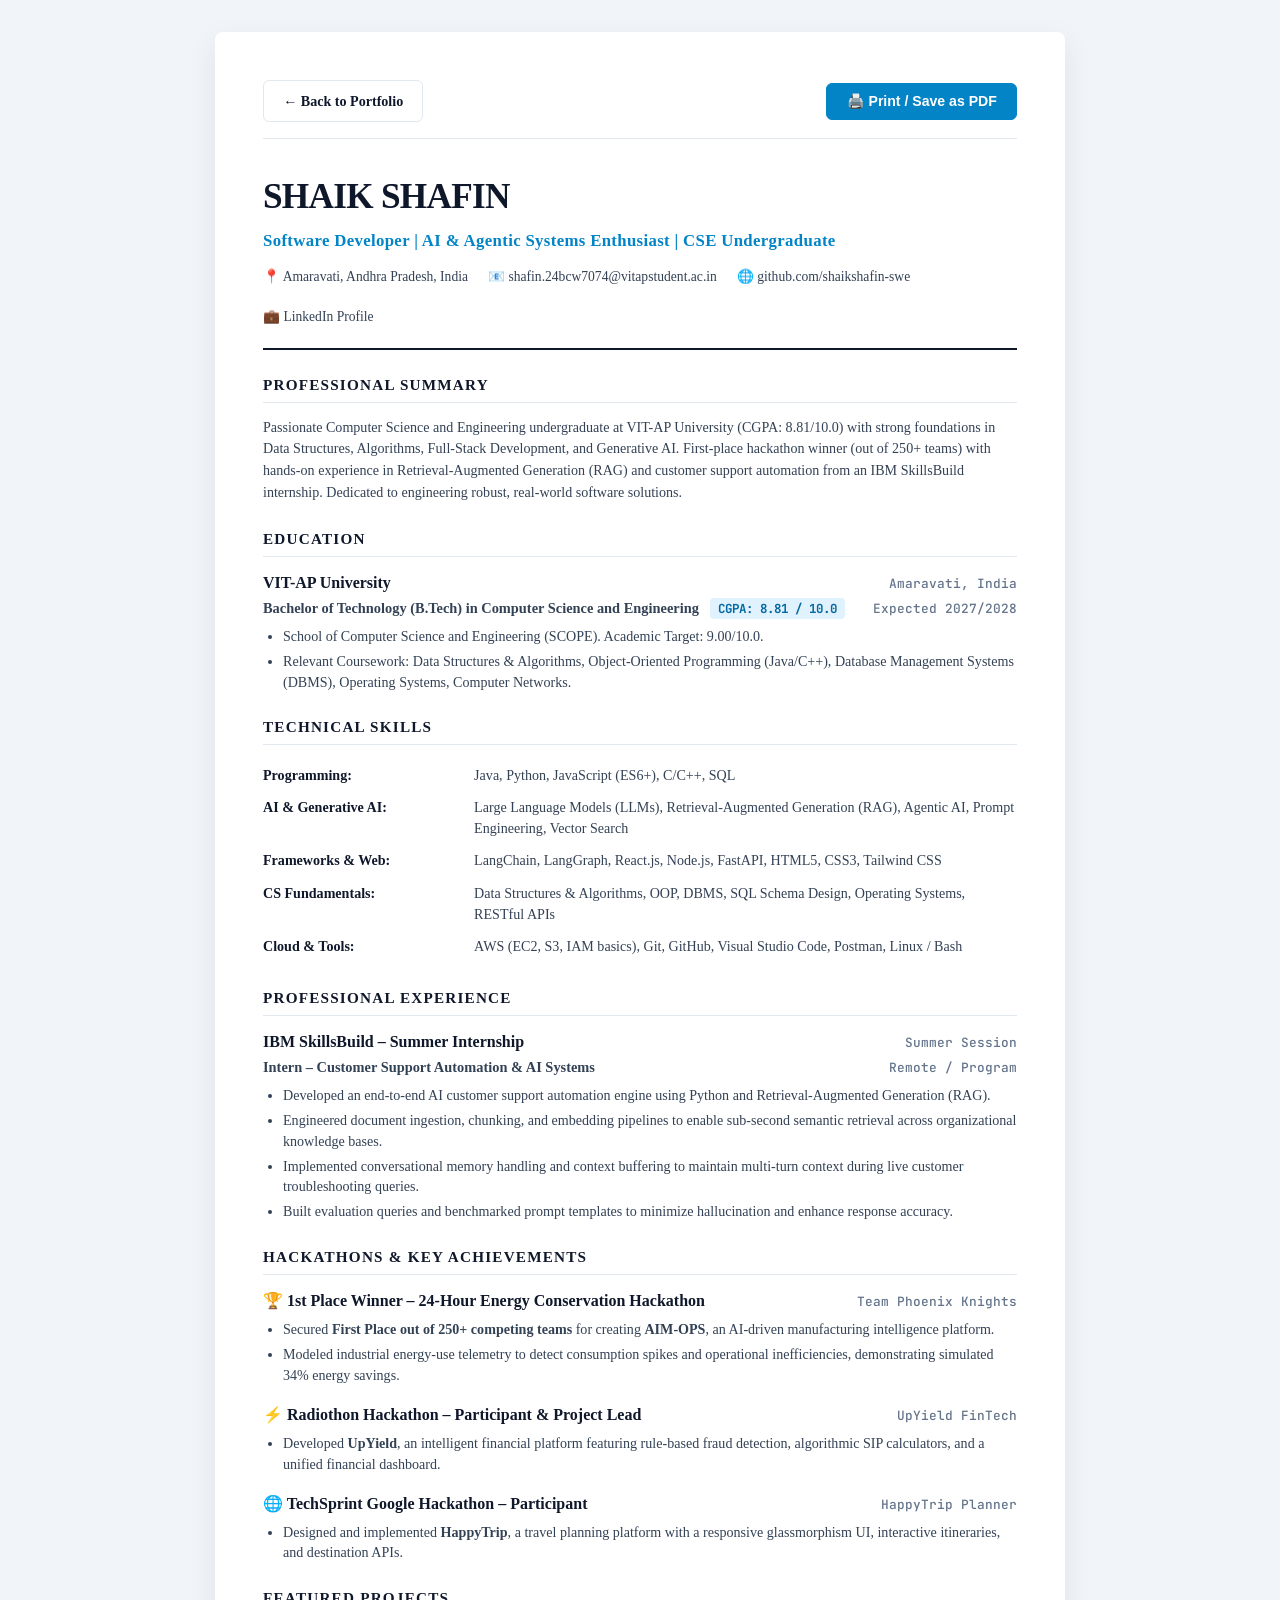
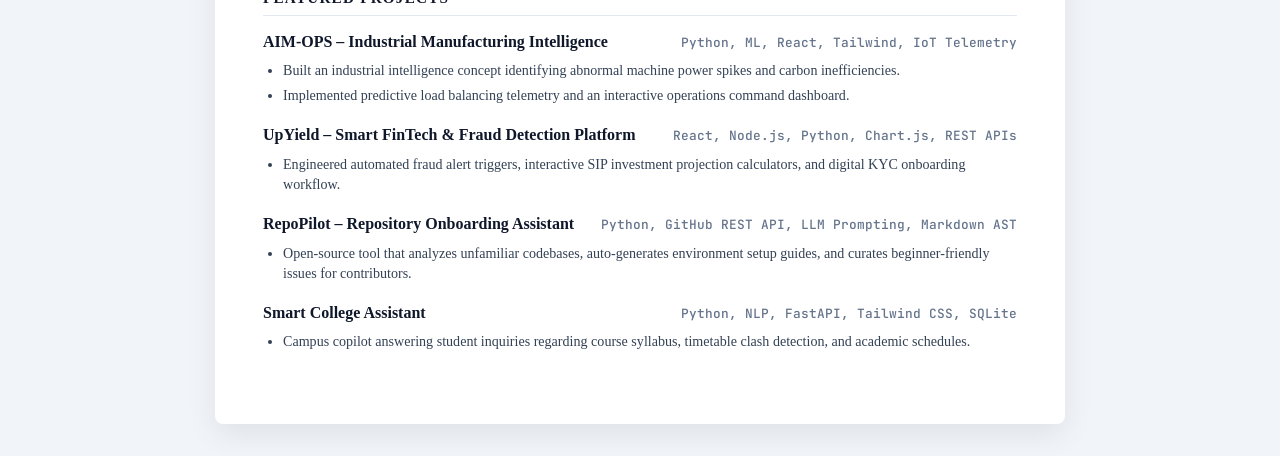
<file: resume.html>
<!DOCTYPE html>
<html lang="en">
<head>
  <meta charset="UTF-8">
  <meta name="viewport" content="width=device-width, initial-scale=1.0">
  <title>Shaik Shafin - Resume | Software Developer & AI Enthusiast</title>
  <link rel="preconnect" href="https://fonts.googleapis.com">
  <link rel="preconnect" href="https://fonts.gstatic.com" crossorigin>
  <link href="https://fonts.googleapis.com/css2?family=Plus+Jakarta+Sans:wght@400;500;600;700;800&family=JetBrains+Mono:wght@400;500;600&display=swap" rel="stylesheet">
  <style>
    :root {
      --primary: #0f172a;
      --secondary: #334155;
      --accent: #0284c7;
      --border: #e2e8f0;
      --bg: #ffffff;
      --text-muted: #64748b;
    }

    * {
      box-sizing: border-box;
      margin: 0;
      padding: 0;
    }

    body {
      font-family: 'Times New Roman', Times, Georgia, serif;
      background-color: #f1f5f9;
      color: var(--primary);
      line-height: 1.5;
      padding: 2rem 1rem;
    }

    .resume-container {
      max-width: 850px;
      margin: 0 auto;
      background: var(--bg);
      padding: 3rem;
      border-radius: 8px;
      box-shadow: 0 10px 30px rgba(0, 0, 0, 0.08);
      position: relative;
    }

    /* Print & Action Bar */
    .action-bar {
      display: flex;
      justify-content: space-between;
      align-items: center;
      margin-bottom: 2rem;
      padding-bottom: 1rem;
      border-bottom: 1px solid var(--border);
    }

    .action-btn {
      display: inline-flex;
      align-items: center;
      gap: 0.5rem;
      padding: 0.6rem 1.2rem;
      border-radius: 6px;
      font-size: 0.88rem;
      font-weight: 600;
      text-decoration: none;
      cursor: pointer;
      border: 1px solid var(--border);
      background: white;
      color: var(--primary);
      transition: all 0.2s ease;
    }

    .action-btn.primary {
      background: var(--accent);
      color: white;
      border-color: var(--accent);
    }

    .action-btn:hover {
      opacity: 0.9;
      transform: translateY(-1px);
    }

    /* Resume Content */
    header {
      margin-bottom: 1.5rem;
      border-bottom: 2px solid var(--primary);
      padding-bottom: 1.25rem;
    }

    h1 {
      font-size: 2.2rem;
      font-weight: 800;
      letter-spacing: -0.02em;
      color: var(--primary);
      text-transform: uppercase;
    }

    .headline {
      font-size: 1.05rem;
      font-weight: 600;
      color: var(--accent);
      margin-top: 0.25rem;
      letter-spacing: 0.02em;
    }

    .contact-links {
      display: flex;
      flex-wrap: wrap;
      gap: 1.25rem;
      margin-top: 0.85rem;
      font-size: 0.85rem;
      color: var(--secondary);
    }

    .contact-links a {
      color: var(--secondary);
      text-decoration: none;
      font-weight: 500;
    }

    .contact-links a:hover {
      color: var(--accent);
      text-decoration: underline;
    }

    .section {
      margin-bottom: 1.5rem;
    }

    .section-title {
      font-size: 0.95rem;
      font-weight: 800;
      text-transform: uppercase;
      letter-spacing: 0.08em;
      color: var(--primary);
      border-bottom: 1px solid var(--border);
      padding-bottom: 0.35rem;
      margin-bottom: 0.85rem;
    }

    .entry {
      margin-bottom: 1.1rem;
    }

    .entry:last-child {
      margin-bottom: 0;
    }

    .entry-header {
      display: flex;
      justify-content: space-between;
      align-items: baseline;
      margin-bottom: 0.2rem;
    }

    .entry-title {
      font-size: 1rem;
      font-weight: 700;
      color: var(--primary);
    }

    .entry-subtitle {
      font-size: 0.9rem;
      font-weight: 600;
      color: var(--secondary);
    }

    .entry-date {
      font-family: 'JetBrains Mono', monospace;
      font-size: 0.8rem;
      color: var(--text-muted);
      font-weight: 500;
    }

    ul.bullet-list {
      list-style-type: disc;
      padding-left: 1.25rem;
      margin-top: 0.4rem;
    }

    ul.bullet-list li {
      font-size: 0.88rem;
      color: var(--secondary);
      margin-bottom: 0.3rem;
      line-height: 1.45;
    }

    .badge-cgpa {
      background: #e0f2fe;
      color: #0369a1;
      padding: 0.15rem 0.5rem;
      border-radius: 4px;
      font-family: 'JetBrains Mono', monospace;
      font-size: 0.78rem;
      font-weight: 700;
      margin-left: 0.5rem;
    }

    /* Skills Grid */
    .skills-table {
      width: 100%;
      border-collapse: collapse;
      font-size: 0.88rem;
    }

    .skills-table td {
      padding: 0.35rem 0;
      vertical-align: top;
    }

    .skills-table td.label {
      font-weight: 700;
      width: 28%;
      color: var(--primary);
    }

    .skills-table td.value {
      color: var(--secondary);
    }

    /* Print Rules */
    @media print {
      body {
        background: transparent !important;
        padding: 0 !important;
      }

      .action-bar {
        display: none !important;
      }

      .resume-container {
        padding: 0 !important;
        box-shadow: none !important;
        max-width: 100% !important;
      }

      a {
        text-decoration: none !important;
        color: inherit !important;
      }
    }
  </style>
</head>
<body>

  <div class="resume-container">
    
    <!-- Action Bar for Web Viewers -->
    <div class="action-bar no-print">
      <a href="index.html" class="action-btn">
        ← Back to Portfolio
      </a>
      <div style="display: flex; gap: 0.75rem;">
        <button onclick="window.print()" class="action-btn primary">
          🖨️ Print / Save as PDF
        </button>
      </div>
    </div>

    <!-- Resume Header -->
    <header>
      <h1>Shaik Shafin</h1>
      <div class="headline">Software Developer | AI & Agentic Systems Enthusiast | CSE Undergraduate</div>
      <div class="contact-links">
        <span>📍 Amaravati, Andhra Pradesh, India</span>
        <span>📧 <a href="mailto:shafin.24bcw7074@vitapstudent.ac.in">shafin.24bcw7074@vitapstudent.ac.in</a></span>
        <span>🌐 <a href="https://github.com/shaikshafin-swe" target="_blank">github.com/shaikshafin-swe</a></span>
        <span>💼 <a href="https://linkedin.com/in/shaikshafin" target="_blank">LinkedIn Profile</a></span>
      </div>
    </header>

    <!-- Professional Summary -->
    <div class="section">
      <div class="section-title">Professional Summary</div>
      <p style="font-size: 0.88rem; color: var(--secondary); line-height: 1.55;">
        Passionate Computer Science and Engineering undergraduate at VIT-AP University (CGPA: 8.81/10.0) with strong foundations in Data Structures, Algorithms, Full-Stack Development, and Generative AI. First-place hackathon winner (out of 250+ teams) with hands-on experience in Retrieval-Augmented Generation (RAG) and customer support automation from an IBM SkillsBuild internship. Dedicated to engineering robust, real-world software solutions.
      </p>
    </div>

    <!-- Education -->
    <div class="section">
      <div class="section-title">Education</div>
      <div class="entry">
        <div class="entry-header">
          <div class="entry-title">VIT-AP University</div>
          <div class="entry-date">Amaravati, India</div>
        </div>
        <div class="entry-header">
          <div class="entry-subtitle">
            Bachelor of Technology (B.Tech) in Computer Science and Engineering
            <span class="badge-cgpa">CGPA: 8.81 / 10.0</span>
          </div>
          <div class="entry-date">Expected 2027/2028</div>
        </div>
        <ul class="bullet-list">
          <li>School of Computer Science and Engineering (SCOPE). Academic Target: 9.00/10.0.</li>
          <li>Relevant Coursework: Data Structures & Algorithms, Object-Oriented Programming (Java/C++), Database Management Systems (DBMS), Operating Systems, Computer Networks.</li>
        </ul>
      </div>
    </div>

    <!-- Technical Skills -->
    <div class="section">
      <div class="section-title">Technical Skills</div>
      <table class="skills-table">
        <tr>
          <td class="label">Programming:</td>
          <td class="value">Java, Python, JavaScript (ES6+), C/C++, SQL</td>
        </tr>
        <tr>
          <td class="label">AI & Generative AI:</td>
          <td class="value">Large Language Models (LLMs), Retrieval-Augmented Generation (RAG), Agentic AI, Prompt Engineering, Vector Search</td>
        </tr>
        <tr>
          <td class="label">Frameworks & Web:</td>
          <td class="value">LangChain, LangGraph, React.js, Node.js, FastAPI, HTML5, CSS3, Tailwind CSS</td>
        </tr>
        <tr>
          <td class="label">CS Fundamentals:</td>
          <td class="value">Data Structures & Algorithms, OOP, DBMS, SQL Schema Design, Operating Systems, RESTful APIs</td>
        </tr>
        <tr>
          <td class="label">Cloud & Tools:</td>
          <td class="value">AWS (EC2, S3, IAM basics), Git, GitHub, Visual Studio Code, Postman, Linux / Bash</td>
        </tr>
      </table>
    </div>

    <!-- Experience -->
    <div class="section">
      <div class="section-title">Professional Experience</div>
      <div class="entry">
        <div class="entry-header">
          <div class="entry-title">IBM SkillsBuild – Summer Internship</div>
          <div class="entry-date">Summer Session</div>
        </div>
        <div class="entry-header">
          <div class="entry-subtitle">Intern – Customer Support Automation & AI Systems</div>
          <div class="entry-date">Remote / Program</div>
        </div>
        <ul class="bullet-list">
          <li>Developed an end-to-end AI customer support automation engine using Python and Retrieval-Augmented Generation (RAG).</li>
          <li>Engineered document ingestion, chunking, and embedding pipelines to enable sub-second semantic retrieval across organizational knowledge bases.</li>
          <li>Implemented conversational memory handling and context buffering to maintain multi-turn context during live customer troubleshooting queries.</li>
          <li>Built evaluation queries and benchmarked prompt templates to minimize hallucination and enhance response accuracy.</li>
        </ul>
      </div>
    </div>

    <!-- Hackathons & Awards -->
    <div class="section">
      <div class="section-title">Hackathons & Key Achievements</div>
      
      <div class="entry">
        <div class="entry-header">
          <div class="entry-title">🏆 1st Place Winner – 24-Hour Energy Conservation Hackathon</div>
          <div class="entry-date">Team Phoenix Knights</div>
        </div>
        <ul class="bullet-list">
          <li>Secured <strong>First Place out of 250+ competing teams</strong> for creating <strong>AIM-OPS</strong>, an AI-driven manufacturing intelligence platform.</li>
          <li>Modeled industrial energy-use telemetry to detect consumption spikes and operational inefficiencies, demonstrating simulated 34% energy savings.</li>
        </ul>
      </div>

      <div class="entry">
        <div class="entry-header">
          <div class="entry-title">⚡ Radiothon Hackathon – Participant & Project Lead</div>
          <div class="entry-date">UpYield FinTech</div>
        </div>
        <ul class="bullet-list">
          <li>Developed <strong>UpYield</strong>, an intelligent financial platform featuring rule-based fraud detection, algorithmic SIP calculators, and a unified financial dashboard.</li>
        </ul>
      </div>

      <div class="entry">
        <div class="entry-header">
          <div class="entry-title">🌐 TechSprint Google Hackathon – Participant</div>
          <div class="entry-date">HappyTrip Planner</div>
        </div>
        <ul class="bullet-list">
          <li>Designed and implemented <strong>HappyTrip</strong>, a travel planning platform with a responsive glassmorphism UI, interactive itineraries, and destination APIs.</li>
        </ul>
      </div>
    </div>

    <!-- Featured Projects -->
    <div class="section">
      <div class="section-title">Featured Projects</div>

      <div class="entry">
        <div class="entry-header">
          <div class="entry-title">AIM-OPS – Industrial Manufacturing Intelligence</div>
          <div class="entry-date">Python, ML, React, Tailwind, IoT Telemetry</div>
        </div>
        <ul class="bullet-list">
          <li>Built an industrial intelligence concept identifying abnormal machine power spikes and carbon inefficiencies.</li>
          <li>Implemented predictive load balancing telemetry and an interactive operations command dashboard.</li>
        </ul>
      </div>

      <div class="entry">
        <div class="entry-header">
          <div class="entry-title">UpYield – Smart FinTech & Fraud Detection Platform</div>
          <div class="entry-date">React, Node.js, Python, Chart.js, REST APIs</div>
        </div>
        <ul class="bullet-list">
          <li>Engineered automated fraud alert triggers, interactive SIP investment projection calculators, and digital KYC onboarding workflow.</li>
        </ul>
      </div>

      <div class="entry">
        <div class="entry-header">
          <div class="entry-title">RepoPilot – Repository Onboarding Assistant</div>
          <div class="entry-date">Python, GitHub REST API, LLM Prompting, Markdown AST</div>
        </div>
        <ul class="bullet-list">
          <li>Open-source tool that analyzes unfamiliar codebases, auto-generates environment setup guides, and curates beginner-friendly issues for contributors.</li>
        </ul>
      </div>

      <div class="entry">
        <div class="entry-header">
          <div class="entry-title">Smart College Assistant</div>
          <div class="entry-date">Python, NLP, FastAPI, Tailwind CSS, SQLite</div>
        </div>
        <ul class="bullet-list">
          <li>Campus copilot answering student inquiries regarding course syllabus, timetable clash detection, and academic schedules.</li>
        </ul>
      </div>
    </div>

  </div>

</body>
</html>
</file>
